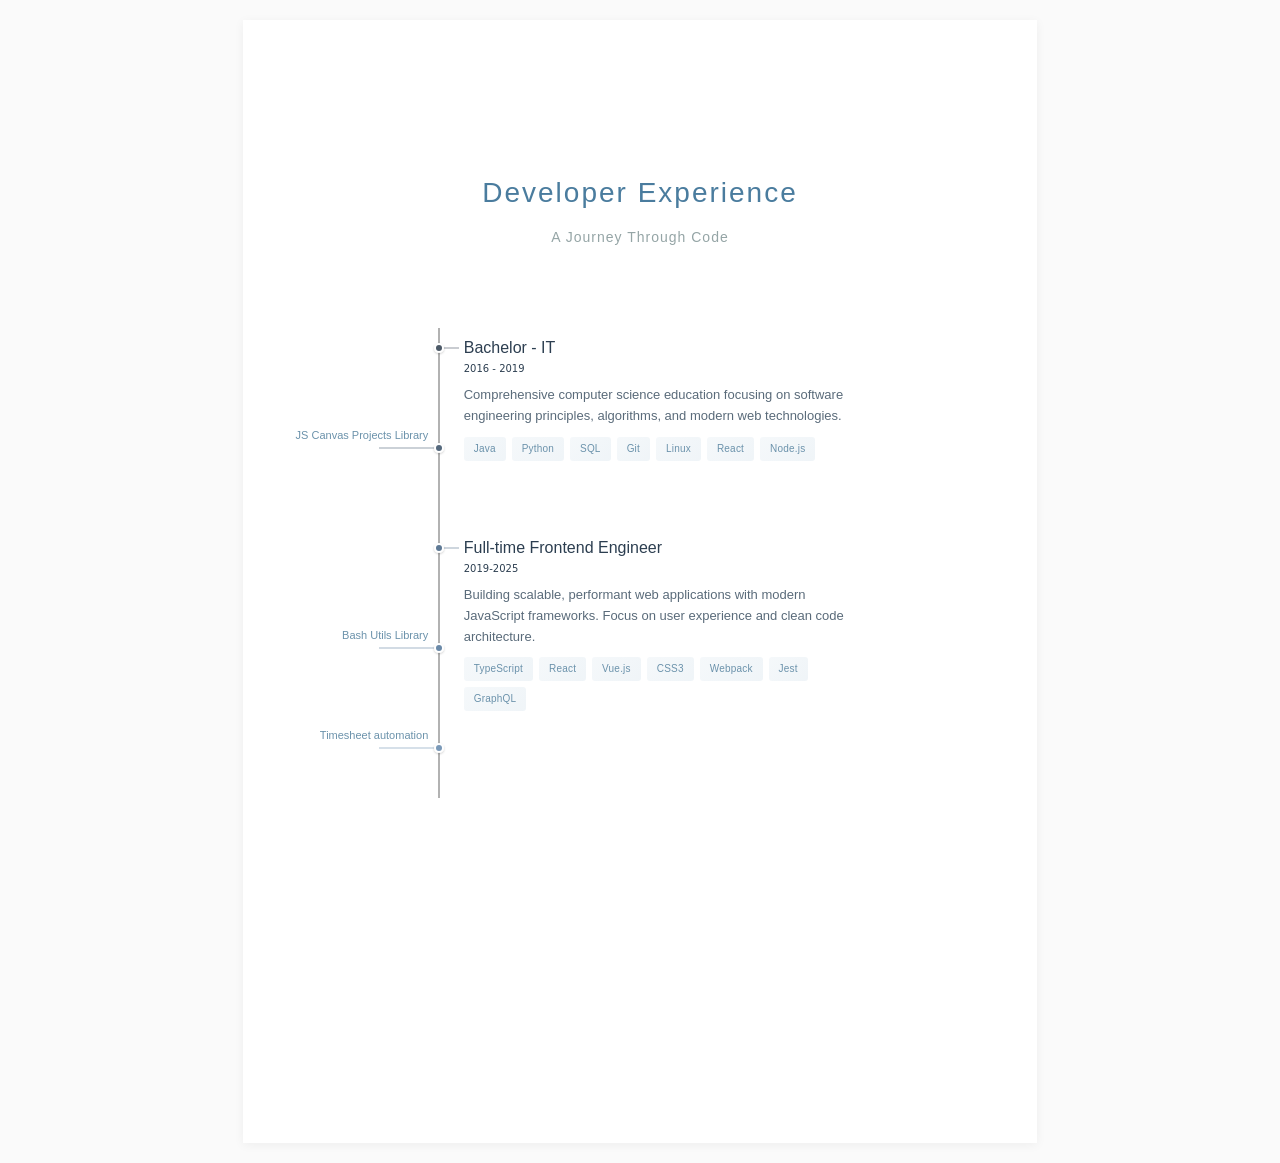
<file: resume-tree-viz/index.html>
<!DOCTYPE html>
<html lang="en">
<head>
    <meta charset="UTF-8">
    <meta name="viewport" content="width=device-width, initial-scale=1.0">
    <title>Experience Timeline</title>
    <link rel="stylesheet" href="styles.css">
</head>
<body>
    <div class="page-container">
        <div class="resume-content">
            <header class="header">
                <h1>Developer Experience</h1>
                <p class="subtitle">A Journey Through Code</p>
            </header>
            
            <div class="timeline-container">
                <svg class="tree-canvas" id="treeCanvas"></svg>
                <div class="experiences" id="experiences"></div>
            </div>
        </div>
    </div>
    
    <script src="timeline-data.js"></script>
    <script src="script.js"></script>
</body>
</html>
</file>
<file: resume-tree-viz/styles.css>
* {
    margin: 0;
    padding: 0;
    box-sizing: border-box;
}

body {
    font-family: 'Segoe UI', Tahoma, Geneva, Verdana, sans-serif;
    background: #fafafa;
    color: #2c3e50;
    line-height: 1.6;
}

.page-container {
    width: 210mm; /* A4 width */
    min-height: 297mm; /* A4 height */
    margin: 20px auto;
    padding: 40mm 20mm;
    background: white;
    box-shadow: 0 2px 10px rgba(0, 0, 0, 0.05);
}

.resume-content {
    width: 100%;
    height: 100%;
}

.header {
    text-align: center;
    margin-bottom: 50px;
}

.header h1 {
    font-size: 28px;
    font-weight: 300;
    color: #4a7c9e;
    letter-spacing: 2px;
    margin-bottom: 10px;
}

.subtitle {
    font-size: 14px;
    color: #95a5a6;
    font-weight: 300;
    letter-spacing: 1px;
}

.timeline-container {
    position: relative;
    width: 100%;
    min-height: 600px;
    padding-left: 20px;
}

.tree-canvas {
    position: absolute;
    top: 0;
    left: 0;
    width: 100%;
    height: 100%;
    z-index: 1;
    pointer-events: none;
}

.experiences {
    position: relative;
    z-index: 2;
}

/* Event content - flowing with rest of content, no cards */
.event-content {
    position: absolute;
    max-width: 400px;
}

/* Right side - main content */
.event-right {
    padding-top: 5px;
}

.event-title {
    font-size: 16px;
    font-weight: 500;
    color: #2c3e50;
}

.event-date {
    font-size: 10px;
    font-family: system-ui, -apple-system, BlinkMacSystemFont, 'Segoe UI', Roboto, Oxygen, Ubuntu, Cantarell, 'Open Sans', 'Helvetica Neue', sans-serif;
    margin: 0;
    padding: 0;
}

.event-description {
    font-size: 13px;
    color: #5a6b7a;
    line-height: 1.6;
    margin: 8px 0 10px 0;
}

.event-stack {
    display: flex;
    flex-wrap: wrap;
    gap: 6px;
    margin-top: 10px;
}

.tech-tag {
    font-size: 10px;
    padding: 4px 10px;
    background: linear-gradient(135deg, rgba(127, 168, 196, 0.08) 0%, rgba(127, 168, 196, 0.12) 100%);
    color: #6b92ab;
    border-radius: 3px;
    font-weight: 400;
    letter-spacing: 0.02em;
    transition: background 0.2s ease;
}

.tech-tag:hover {
    background: linear-gradient(135deg, rgba(127, 168, 196, 0.12) 0%, rgba(127, 168, 196, 0.16) 100%);
}

/* Left side - small events */
.event-left {
    max-width: 400px;
    white-space: nowrap;
    text-align: right;
}

.event-title-small {
    font-size: 11px;
    font-weight: 400;
    color: #6b92ab;
    margin: 0;
    line-height: 1.3;
    white-space: nowrap;
}

/* Print styles for A4 */
@media print {
    body {
        background: white;
    }
    
    .page-container {
        margin: 0;
        box-shadow: none;
        width: 210mm;
        height: 297mm;
    }
}

/* Responsive for smaller screens */
@media screen and (max-width: 800px) {
    .page-container {
        width: 100%;
        min-height: auto;
        margin: 0;
        padding: 20px;
    }
    
    .event-right {
        max-width: 280px;
    }
    
    .event-left {
        max-width: 180px;
    }
}
</file>
